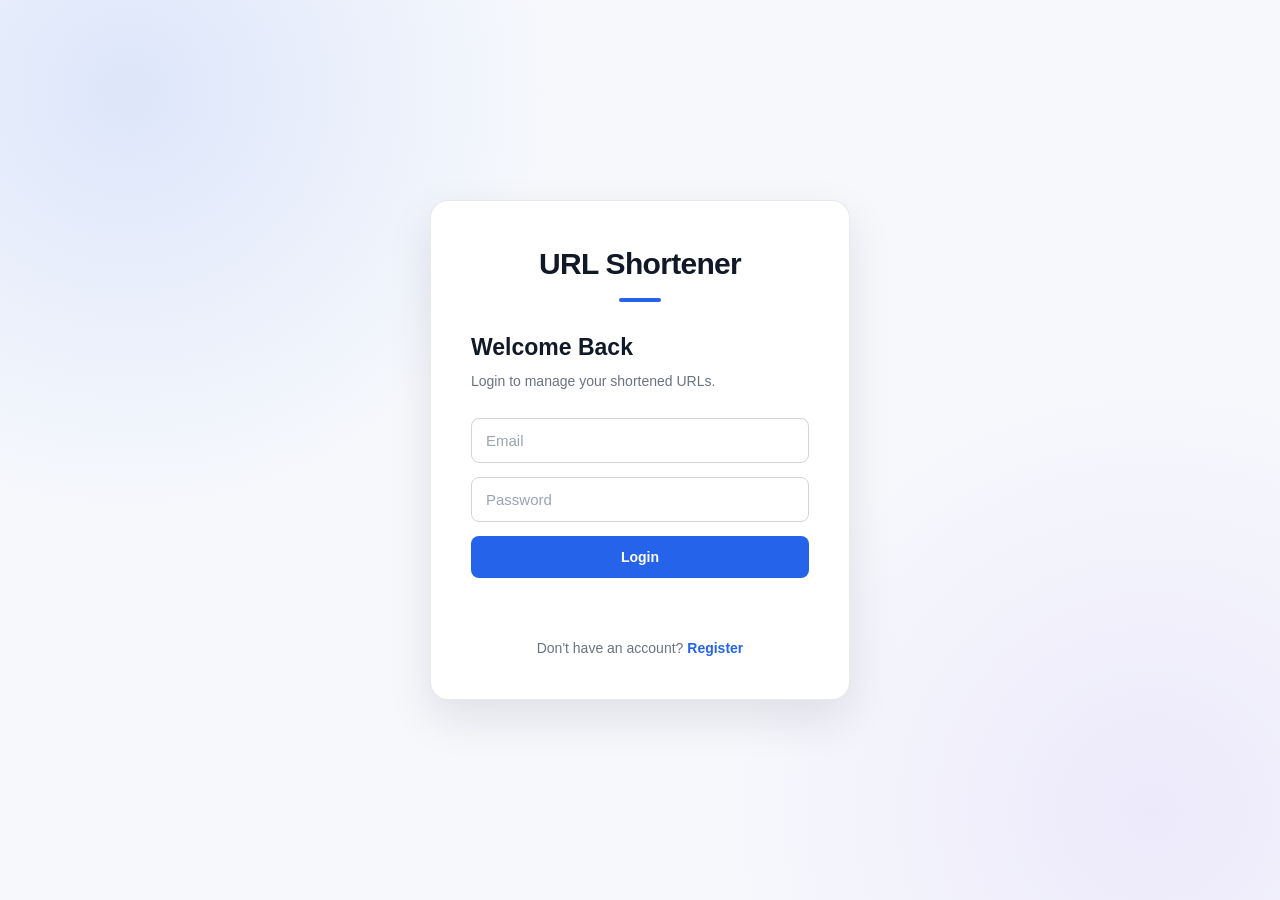
<file: forntend/index.html>
<!DOCTYPE html>
<html lang="en">
<head>
    <meta charset="UTF-8">
    <meta name="viewport" content="width=device-width, initial-scale=1.0">
    <title>URL Shortener</title>

    <meta http-equiv="refresh" content="0; url=login.html">
</head>
<body>
<p>Redirecting to login...</p>
</body>
</html>
</file>
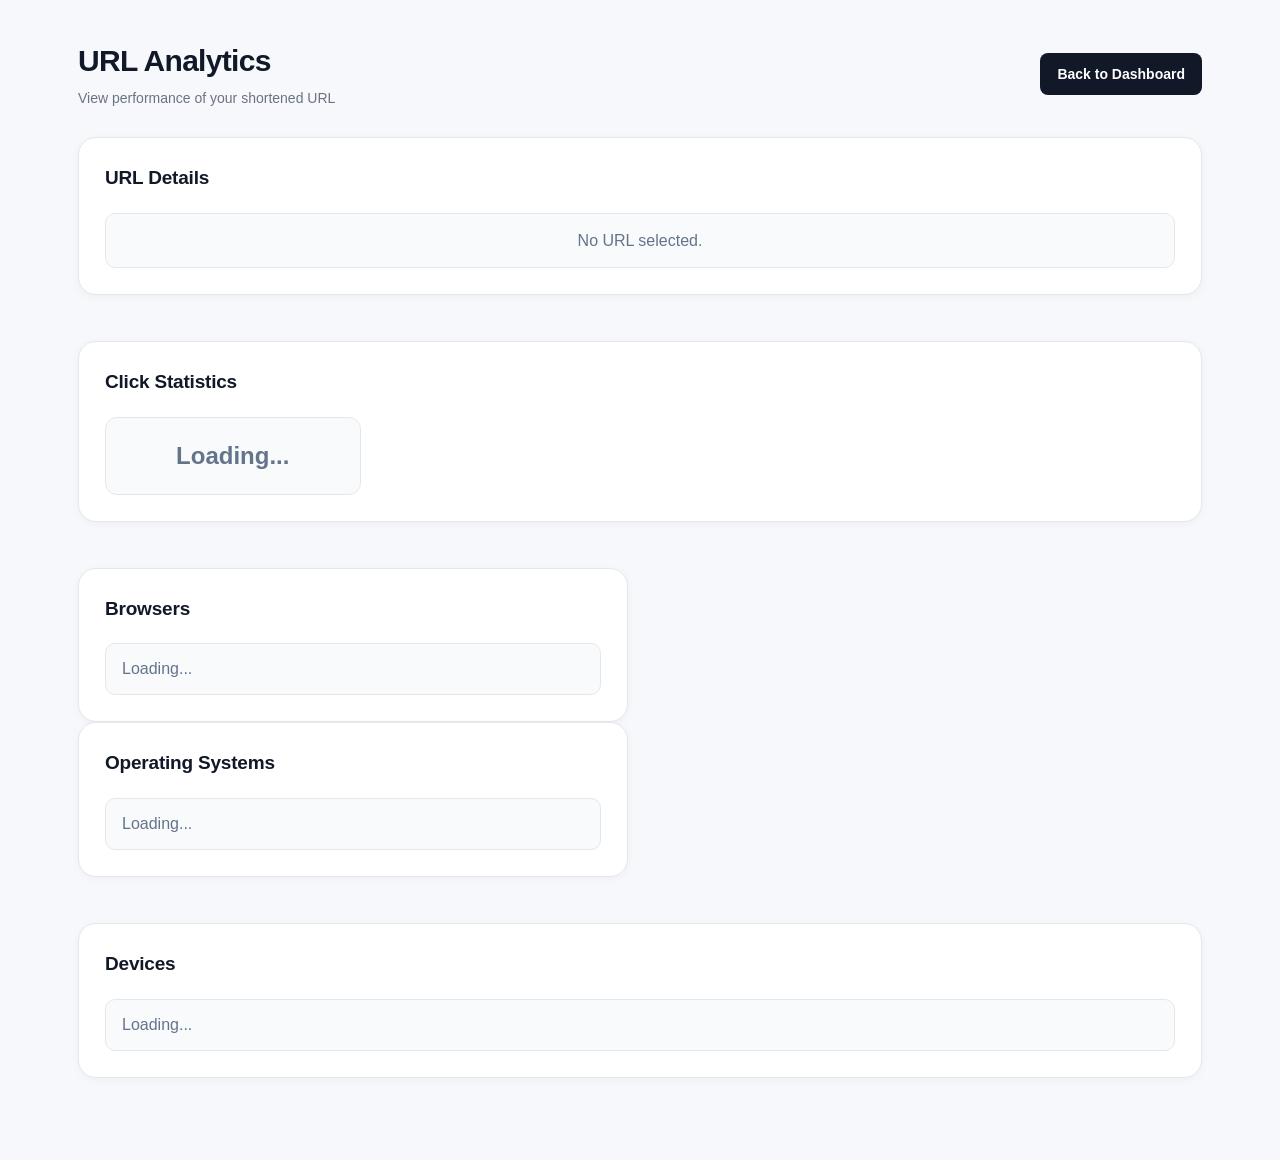
<file: forntend/analytics.html>
<!DOCTYPE html>
<html lang="en">
<head>
    <meta charset="UTF-8">
    <meta name="viewport" content="width=device-width, initial-scale=1.0">

    <title>Analytics | URL Shortener</title>

    <link rel="stylesheet" href="css/style.css">
</head>

<body>

<div class="dashboard-container">

    <header class="dashboard-header">

        <div>
            <h1>URL Analytics</h1>
            <p>View performance of your shortened URL</p>
        </div>

        <button id="backButton">Back to Dashboard</button>

    </header>


    <main>

        <!-- URL Information -->

        <section class="dashboard-card">

            <h2>URL Details</h2>

            <div id="urlDetails">
                <p>Loading...</p>
            </div>

        </section>


        <!-- Click Statistics -->

        <section class="dashboard-card">

            <h2>Click Statistics</h2>

            <div id="clickStats">
                <p>Loading...</p>
            </div>

        </section>


        <!-- Browser Statistics -->

        <section class="dashboard-card">

            <h2>Browsers</h2>

            <div id="browserStats">
                <p>Loading...</p>
            </div>

        </section>


        <!-- Operating System -->

        <section class="dashboard-card">

            <h2>Operating Systems</h2>

            <div id="osStats">
                <p>Loading...</p>
            </div>

        </section>


        <!-- Device Statistics -->

        <section class="dashboard-card">

            <h2>Devices</h2>

            <div id="deviceStats">
                <p>Loading...</p>
            </div>

        </section>

    </main>

</div>


<script src="js/api.js"></script>
<script src="js/analytics.js"></script>

</body>
</html>
</file>
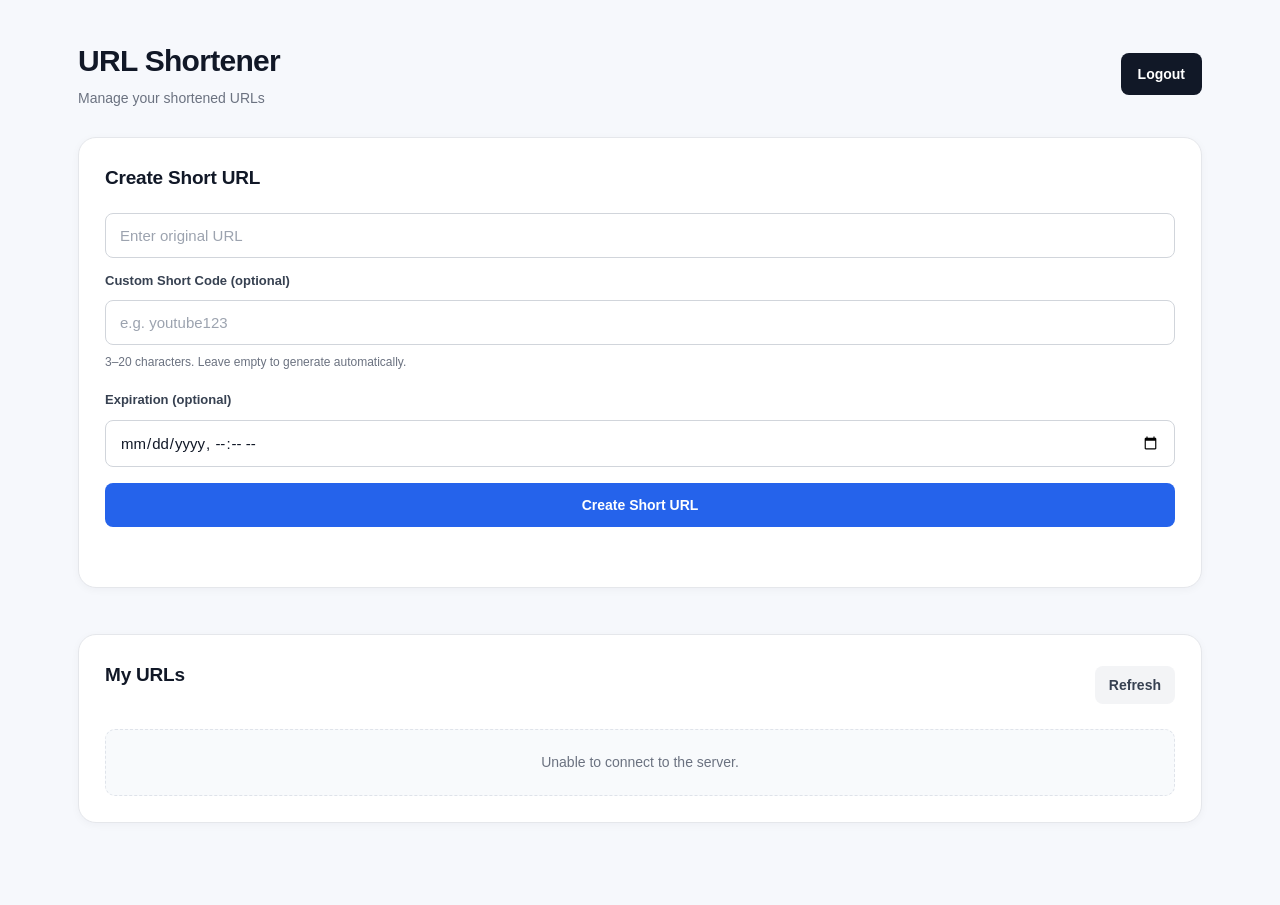
<file: forntend/dashboard.html>
<!DOCTYPE html>
<html lang="en">
<head>
    <meta charset="UTF-8">
    <meta name="viewport" content="width=device-width, initial-scale=1.0">

    <title>Dashboard | URL Shortener</title>

    <link rel="stylesheet" href="css/style.css">
</head>

<body>

<div class="dashboard-container">

    <header class="dashboard-header">

        <div>
            <h1>URL Shortener</h1>
            <p>Manage your shortened URLs</p>
        </div>

        <button id="logoutButton">Logout</button>

    </header>


    <main>

        <!-- Create URL -->

        <section class="dashboard-card">

            <h2>Create Short URL</h2>

            <form id="createUrlForm">
                <input type="url" id="originalUrl"
                       placeholder="Enter original URL" required>

                <label for="customCode">Custom Short Code (optional)</label>

                <input
                        type="text"
                        id="customCode"
                        placeholder="e.g. youtube123"
                >

                <small class="input-hint">
                    3–20 characters. Leave empty to generate automatically.
                </small>

                <label for="expiresAt">Expiration (optional)</label>
                <input type="datetime-local" id="expiresAt">

                <button type="submit">Create Short URL</button>
            </form>

            <p id="createMessage"></p>

        </section>


        <!-- URL List -->

        <section class="dashboard-card">

            <div class="section-header">

                <h2>My URLs</h2>

                <button id="refreshButton">
                    Refresh
                </button>

            </div>

            <div id="urlList">

                <p>Loading URLs...</p>

            </div>

        </section>

    </main>

</div>


<script src="js/api.js"></script>
<script src="js/dashboard.js"></script>

</body>
</html>
</file>
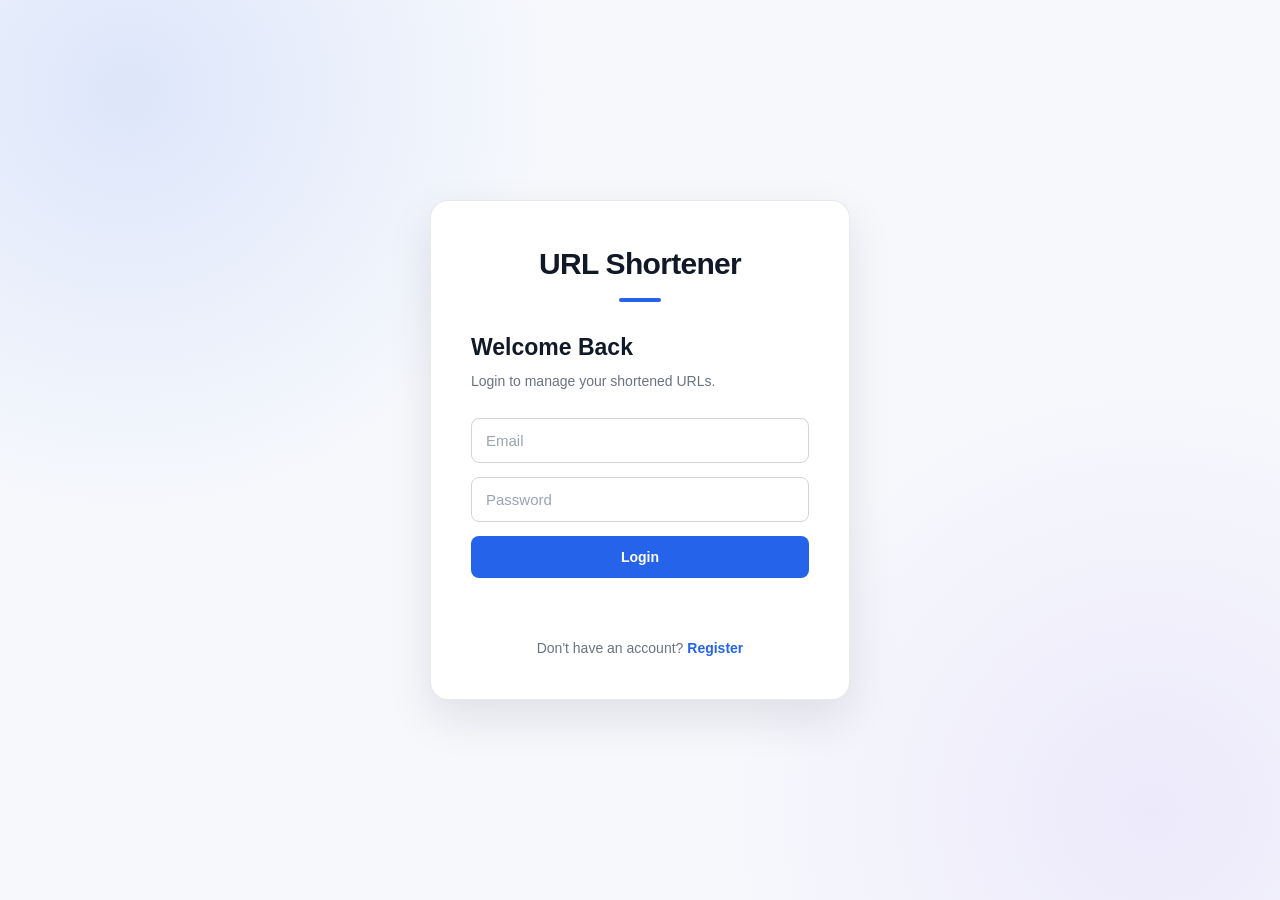
<file: forntend/login.html>
<!DOCTYPE html>
<html lang="en">
<head>
    <meta charset="UTF-8">
    <meta name="viewport" content="width=device-width, initial-scale=1.0">
    <title>Login | URL Shortener</title>
    <link rel="stylesheet" href="css/style.css">
</head>
<body>

<div class="auth-container">

    <div class="auth-card">
        <h1>URL Shortener</h1>
        <h2>Welcome Back</h2>
        <p>Login to manage your shortened URLs.</p>

        <form id="loginForm">

            <input
                    type="email"
                    id="email"
                    placeholder="Email"
                    required
            >

            <input
                    type="password"
                    id="password"
                    placeholder="Password"
                    required
            >

            <button type="submit">Login</button>

            <p id="errorMessage"></p>

        </form>

        <p class="switch-page">
            Don't have an account?
            <a href="register.html">Register</a>
        </p>
    </div>

</div>

<script src="js/auth.js"></script>

</body>
</html>
</file>
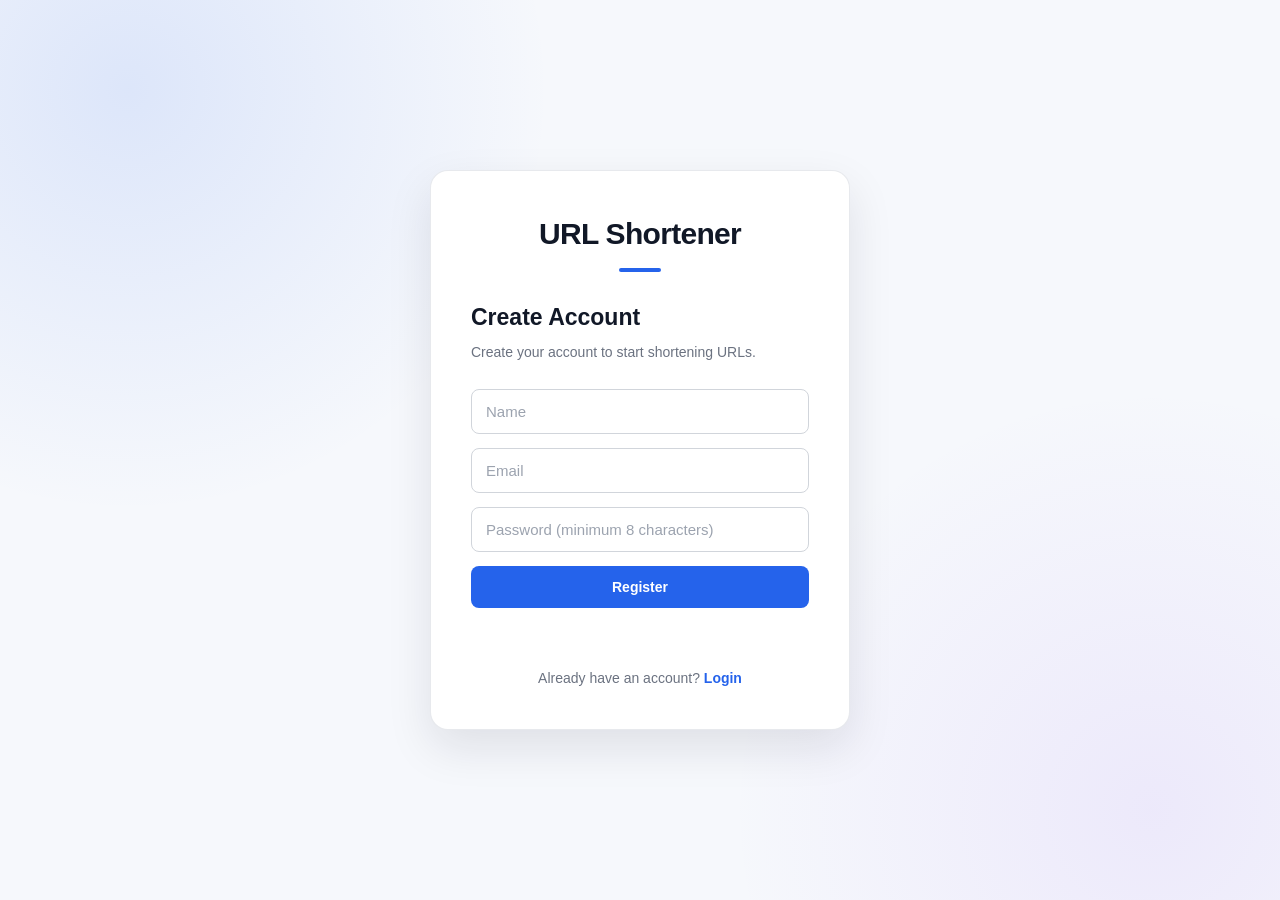
<file: forntend/register.html>
<!DOCTYPE html>
<html lang="en">
<head>
    <meta charset="UTF-8">
    <meta name="viewport" content="width=device-width, initial-scale=1.0">
    <title>Register | URL Shortener</title>
    <link rel="stylesheet" href="css/style.css">
</head>
<body>

<div class="auth-container">

    <div class="auth-card">
        <h1>URL Shortener</h1>
        <h2>Create Account</h2>
        <p>Create your account to start shortening URLs.</p>

        <form id="registerForm">

            <input
                    type="text"
                    id="name"
                    placeholder="Name"
                    required
            >

            <input
                    type="email"
                    id="email"
                    placeholder="Email"
                    required
            >

            <input
                    type="password"
                    id="password"
                    minlength="8"
                    placeholder="Password (minimum 8 characters)"
                    required
            >

            <button type="submit">Register</button>

            <p id="errorMessage"></p>

        </form>

        <p class="switch-page">
            Already have an account?
            <a href="login.html">Login</a>
        </p>
    </div>

</div>

<script src="js/auth.js"></script>

</body>
</html>
</file>
<file: forntend/css/style.css>
/* =========================================================
   URL SHORTENER — FINAL POLISHED UI
   ========================================================= */


/* =========================================================
   GLOBAL
   ========================================================= */

* {
    box-sizing: border-box;
    margin: 0;
    padding: 0;
}

:root {
    --primary: #2563eb;
    --primary-dark: #1d4ed8;
    --primary-light: #eff6ff;

    --background: #f6f8fc;
    --card: #ffffff;

    --text: #111827;
    --text-secondary: #374151;
    --muted: #6b7280;

    --border: #e5e7eb;
    --border-light: #eef0f4;

    --success: #16a34a;
    --success-light: #f0fdf4;

    --danger: #dc2626;
    --warning: #d97706;

    --purple: #7c3aed;

    --shadow-sm: 0 2px 8px rgba(15, 23, 42, 0.04);
    --shadow: 0 8px 30px rgba(15, 23, 42, 0.07);
    --shadow-lg: 0 18px 45px rgba(15, 23, 42, 0.10);

    --radius-sm: 8px;
    --radius: 12px;
    --radius-lg: 18px;
}

html {
    scroll-behavior: smooth;
}

body {
    min-height: 100vh;

    font-family:
            Inter,
            -apple-system,
            BlinkMacSystemFont,
            "Segoe UI",
            Roboto,
            Arial,
            sans-serif;

    background: var(--background);
    color: var(--text);

    line-height: 1.5;

    -webkit-font-smoothing: antialiased;
}

button,
input {
    font-family: inherit;
}

button {
    border: none;
    cursor: pointer;
}

button:disabled {
    cursor: not-allowed;
    opacity: 0.6;
}

a {
    color: inherit;
}

::selection {
    background: #dbeafe;
    color: #1e3a8a;
}


/* =========================================================
   AUTH PAGES
   ========================================================= */

.auth-container {
    min-height: 100vh;

    display: flex;
    justify-content: center;
    align-items: center;

    padding: 24px;

    background:
            radial-gradient(
                    circle at 10% 10%,
                    rgba(37, 99, 235, 0.12),
                    transparent 30%
            ),
            radial-gradient(
                    circle at 90% 90%,
                    rgba(124, 58, 237, 0.08),
                    transparent 30%
            ),
            var(--background);
}

.auth-card {
    width: 100%;
    max-width: 420px;

    padding: 40px;

    background: var(--card);

    border: 1px solid rgba(229, 231, 235, 0.9);
    border-radius: var(--radius-lg);

    box-shadow: var(--shadow-lg);
}

.auth-card h1 {
    text-align: center;

    margin-bottom: 8px;

    font-size: 30px;
    font-weight: 750;
    letter-spacing: -0.7px;
}

.auth-card h1::after {
    content: "";

    display: block;

    width: 42px;
    height: 4px;

    margin: 12px auto 0;

    border-radius: 10px;

    background: var(--primary);
}

.auth-card h2 {
    margin-top: 28px;
    margin-bottom: 7px;

    font-size: 23px;
    font-weight: 700;
}

.auth-card > p {
    color: var(--muted);

    margin-bottom: 26px;

    font-size: 14px;
}

.auth-card form {
    display: flex;
    flex-direction: column;

    gap: 14px;
}


/* =========================================================
   FORMS
   ========================================================= */

form {
    display: flex;
    flex-direction: column;

    gap: 12px;
}

label {
    margin-top: 3px;

    font-size: 13px;
    font-weight: 650;

    color: var(--text-secondary);
}

input {
    width: 100%;

    padding: 13px 14px;

    border: 1px solid #d1d5db;
    border-radius: var(--radius-sm);

    background: #ffffff;
    color: var(--text);

    font-size: 15px;

    outline: none;

    transition:
            border-color 0.2s ease,
            box-shadow 0.2s ease;
}

input:hover {
    border-color: #b9c0cc;
}

input:focus {
    border-color: var(--primary);

    box-shadow:
            0 0 0 3px rgba(37, 99, 235, 0.11);
}

input::placeholder {
    color: #9ca3af;
}


/* =========================================================
   BUTTONS
   ========================================================= */

button {
    min-height: 42px;

    padding: 11px 17px;

    border-radius: var(--radius-sm);

    background: var(--primary);
    color: white;

    font-size: 14px;
    font-weight: 650;

    transition:
            background 0.2s ease,
            transform 0.15s ease,
            box-shadow 0.2s ease;
}

button:hover {
    background: var(--primary-dark);

    box-shadow:
            0 5px 15px rgba(37, 99, 235, 0.20);
}

button:active {
    transform: translateY(1px);
}


/* =========================================================
   AUTH MESSAGES
   ========================================================= */

#errorMessage {
    min-height: 20px;

    margin-top: 2px;

    color: var(--danger);

    font-size: 13px;
    font-weight: 500;
}

.switch-page {
    text-align: center;

    margin-top: 24px !important;
    margin-bottom: 0 !important;

    color: var(--muted);

    font-size: 14px;
}

.switch-page a {
    color: var(--primary);

    text-decoration: none;

    font-weight: 650;
}

.switch-page a:hover {
    text-decoration: underline;
}


/* =========================================================
   DASHBOARD
   ========================================================= */

.dashboard-container {
    width: min(1180px, 100%);

    min-height: 100vh;

    margin: 0 auto;

    padding: 38px 28px 60px;
}


/* =========================================================
   DASHBOARD HEADER
   ========================================================= */

.dashboard-header {
    display: flex;

    justify-content: space-between;
    align-items: center;

    gap: 20px;

    margin-bottom: 28px;
}

.dashboard-header h1 {
    margin-bottom: 5px;

    font-size: 30px;
    font-weight: 750;

    letter-spacing: -0.7px;
}

.dashboard-header p {
    color: var(--muted);

    font-size: 14px;
}

.dashboard-header button {
    width: auto;

    padding: 10px 17px;

    background: #111827;
}

.dashboard-header button:hover {
    background: #1f2937;
}


/* =========================================================
   DASHBOARD CARDS
   ========================================================= */

.dashboard-card {
    margin-bottom: 22px;

    padding: 26px;

    background: var(--card);

    border: 1px solid var(--border);
    border-radius: var(--radius-lg);

    box-shadow: var(--shadow-sm);

    transition:
            box-shadow 0.2s ease,
            border-color 0.2s ease;
}

.dashboard-card:hover {
    border-color: #dfe3ea;

    box-shadow: var(--shadow);
}

.dashboard-card h2 {
    margin-bottom: 20px;

    font-size: 19px;
    font-weight: 700;

    letter-spacing: -0.2px;
}


/* =========================================================
   SECTION HEADER
   ========================================================= */

.section-header {
    display: flex;

    justify-content: space-between;
    align-items: center;

    gap: 15px;

    margin-bottom: 20px;
}

.section-header h2 {
    margin-bottom: 0;
}

.section-header button {
    width: auto;

    min-height: 38px;

    padding: 8px 14px;

    background: #f3f4f6;
    color: #374151;

    box-shadow: none;
}

.section-header button:hover {
    background: #e5e7eb;

    color: #111827;

    box-shadow: none;
}


/* =========================================================
   CREATE URL
   ========================================================= */

#createUrlForm {
    display: flex;
    flex-direction: column;

    gap: 10px;
}

#createUrlForm button {
    margin-top: 6px;

    min-height: 44px;
}

.input-hint {
    display: block;

    margin-top: -2px;
    margin-bottom: 6px;

    color: var(--muted);

    font-size: 12px;
}

.input-error {
    color: var(--danger);
}

.input-success {
    color: var(--success);
}

#createMessage {
    min-height: 20px;

    margin-top: 14px;

    font-size: 13px;
    font-weight: 600;
}


/* =========================================================
   URL LIST
   ========================================================= */

.url-item {
    display: flex;

    justify-content: space-between;
    align-items: center;

    gap: 24px;

    padding: 20px;

    margin-bottom: 12px;

    background: #ffffff;

    border: 1px solid var(--border);
    border-radius: var(--radius);

    transition:
            border-color 0.2s ease,
            box-shadow 0.2s ease,
            transform 0.2s ease;
}

.url-item:hover {
    border-color: #cfd6e1;

    box-shadow:
            0 7px 22px rgba(15, 23, 42, 0.07);

    transform: translateY(-1px);
}

.url-item:last-child {
    margin-bottom: 0;
}

.url-item > div:first-child {
    min-width: 0;
    flex: 1;
}

.url-item strong {
    display: inline-block;

    max-width: 100%;

    margin-bottom: 4px;

    color: var(--primary);

    font-size: 17px;
    font-weight: 700;

    word-break: break-all;
}

.url-item p {
    margin: 5px 0;

    color: var(--muted);

    font-size: 14px;

    word-break: break-word;
}

.url-item p:last-child {
    color: var(--text-secondary);

    font-size: 13px;
    font-weight: 600;
}


/* =========================================================
   URL ACTIONS
   ========================================================= */

.url-item > div:last-child {
    display: flex;

    align-items: center;
    justify-content: flex-end;

    flex-wrap: wrap;

    gap: 7px;

    flex-shrink: 0;
}

.url-item a,
.url-item button {
    margin: 0;
}

.url-item a {
    display: inline-flex;

    align-items: center;
    justify-content: center;

    min-height: 36px;

    padding: 8px 12px;

    border-radius: 8px;

    background: var(--primary-light);
    color: var(--primary);

    text-decoration: none;

    font-size: 13px;
    font-weight: 650;
}

.url-item a:hover {
    background: #dbeafe;

    color: #1d4ed8;

    box-shadow: none;
}


/* =========================================================
   URL ACTION BUTTONS
   ========================================================= */

.edit-button,
.status-button,
.delete-button,
.qr-button {
    width: auto;

    min-height: 36px;

    padding: 8px 12px;

    margin: 0;

    border-radius: 8px;

    font-size: 13px;
}

.edit-button {
    background: var(--primary);
}

.edit-button:hover {
    background: var(--primary-dark);
}

.status-button {
    background: #64748b;
}

.status-button:hover {
    background: #475569;
}

.delete-button {
    background: var(--danger);
}

.delete-button:hover {
    background: #b91c1c;
}

.qr-button {
    background: var(--purple);
}

.qr-button:hover {
    background: #6d28d9;
}

/* =========================================================
   ANALYTICS PAGE
   ========================================================= */

.dashboard-container main {
    display: flex;
    flex-direction: column;
    gap: 24px;
}


/* ---------------------------------------------------------
   Analytics Cards
   --------------------------------------------------------- */

.dashboard-container main .dashboard-card {
    width: 100%;
}

.dashboard-container main .dashboard-card h2 {
    margin-bottom: 20px;
}


/* ---------------------------------------------------------
   URL DETAILS
   --------------------------------------------------------- */

#urlDetails {
    display: flex;
    flex-direction: column;
    gap: 14px;
}

#urlDetails p {
    margin: 0;
    padding: 14px 16px;
    background: #f8fafc;
    border: 1px solid #e5e7eb;
    border-radius: 10px;
    line-height: 1.6;
    word-break: break-word;
}

#urlDetails strong {
    display: inline-block;
    min-width: 115px;
}

#urlDetails a {
    color: #2563eb;
    text-decoration: none;
    font-weight: 500;
}

#urlDetails a:hover {
    text-decoration: underline;
}


/* ---------------------------------------------------------
   CLICK STATISTICS
   --------------------------------------------------------- */

#clickStats {
    display: grid;
    grid-template-columns: repeat(4, 1fr);
    gap: 16px;
}

#clickStats p {
    margin: 0;
    padding: 20px 16px;
    background: #f8fafc;
    border: 1px solid #e5e7eb;
    border-radius: 12px;
    text-align: center;
}

#clickStats strong {
    display: block;
    margin-bottom: 8px;
    font-size: 14px;
    font-weight: 600;
    color: #64748b;
}

#clickStats p {
    font-size: 24px;
    font-weight: 700;
    color: #111827;
}


/* ---------------------------------------------------------
   BROWSER / OS / DEVICE STATISTICS
   --------------------------------------------------------- */

#browserStats,
#osStats,
#deviceStats {
    display: flex;
    flex-direction: column;
    gap: 10px;
}

#browserStats p,
#osStats p,
#deviceStats p {
    margin: 0;
    padding: 14px 16px;
    background: #f8fafc;
    border: 1px solid #e5e7eb;
    border-radius: 10px;

    display: flex;
    justify-content: space-between;
    align-items: center;

    line-height: 1.4;
}

#browserStats strong,
#osStats strong,
#deviceStats strong {
    font-weight: 600;
    color: #374151;
}


/* ---------------------------------------------------------
   BROWSER + OS SIDE BY SIDE
   --------------------------------------------------------- */

/*
   Put these two cards beside each other on larger screens.
   This uses the existing dashboard-card structure and does
   not require any HTML/JS changes.
*/

.dashboard-container main .dashboard-card:nth-child(3),
.dashboard-container main .dashboard-card:nth-child(4) {
    width: calc(50% - 12px);
}

.dashboard-container main .dashboard-card:nth-child(3) {
    margin-bottom: -24px;
}


/* ---------------------------------------------------------
   DEVICE STATISTICS
   --------------------------------------------------------- */

#deviceStats p {
    min-height: 48px;
}


/* ---------------------------------------------------------
   EMPTY / LOADING STATES
   --------------------------------------------------------- */

#urlDetails > p:only-child,
#clickStats > p:only-child,
#browserStats > p:only-child,
#osStats > p:only-child,
#deviceStats > p:only-child {
    color: #64748b;
    text-align: center;
}


/* ---------------------------------------------------------
   RESPONSIVE - TABLET
   --------------------------------------------------------- */

@media (max-width: 900px) {

    #clickStats {
        grid-template-columns: repeat(2, 1fr);
    }

    .dashboard-container main .dashboard-card:nth-child(3),
    .dashboard-container main .dashboard-card:nth-child(4) {
        width: 100%;
        margin-bottom: 0;
    }
}


/* ---------------------------------------------------------
   RESPONSIVE - MOBILE
   --------------------------------------------------------- */

@media (max-width: 600px) {

    .dashboard-container main {
        gap: 16px;
    }

    #clickStats {
        grid-template-columns: 1fr 1fr;
        gap: 10px;
    }

    #clickStats p {
        padding: 16px 10px;
        font-size: 20px;
    }

    #clickStats strong {
        font-size: 12px;
    }

    #urlDetails p {
        padding: 12px;
    }

    #urlDetails strong {
        display: block;
        min-width: 0;
        margin-bottom: 4px;
    }

    #browserStats p,
    #osStats p,
    #deviceStats p {
        padding: 12px;
    }
}


/* ---------------------------------------------------------
   VERY SMALL MOBILE
   --------------------------------------------------------- */

@media (max-width: 400px) {

    #clickStats {
        grid-template-columns: 1fr;
    }

    #clickStats p {
        text-align: left;
    }

    #clickStats strong {
        display: inline-block;
        margin-right: 8px;
    }
}

/* =========================================================
   GENERAL LOADING / EMPTY STATE
   ========================================================= */

#urlList > p {
    padding: 22px;

    text-align: center;

    color: var(--muted);

    background: #f8fafc;

    border: 1px dashed #dfe3ea;

    border-radius: 10px;

    font-size: 14px;
}


/* =========================================================
   QR MODAL
   ========================================================= */

.qr-overlay {
    position: fixed;

    inset: 0;

    display: flex;

    justify-content: center;
    align-items: center;

    padding: 20px;

    background: rgba(15, 23, 42, 0.62);

    backdrop-filter: blur(4px);

    z-index: 1000;

    animation: qrFadeIn 0.18s ease;
}

@keyframes qrFadeIn {
    from {
        opacity: 0;
    }

    to {
        opacity: 1;
    }
}

.qr-modal {
    position: relative;

    width: 100%;
    max-width: 390px;

    padding: 32px;

    text-align: center;

    background: #ffffff;

    border-radius: var(--radius-lg);

    box-shadow:
            0 25px 60px rgba(0, 0, 0, 0.22);

    animation: qrSlideUp 0.2s ease;
}

@keyframes qrSlideUp {
    from {
        opacity: 0;

        transform:
                translateY(8px)
                scale(0.98);
    }

    to {
        opacity: 1;

        transform:
                translateY(0)
                scale(1);
    }
}

.qr-modal h2 {
    margin-bottom: 7px;

    font-size: 22px;
}

.qr-modal p {
    margin-bottom: 20px;

    color: var(--muted);

    font-size: 14px;
}

.qr-modal img {
    display: block;

    width: 300px;
    max-width: 100%;
    height: auto;

    margin: 0 auto 22px;

    padding: 8px;

    background: white;

    border: 1px solid var(--border);
    border-radius: 10px;
}

.qr-close {
    position: absolute;

    top: 10px;
    right: 12px;

    width: auto;
    min-height: auto;

    padding: 4px 8px;

    background: transparent;
    color: #6b7280;

    font-size: 27px;
    line-height: 1;

    box-shadow: none;
}

.qr-close:hover {
    background: #f3f4f6;

    color: #111827;

    box-shadow: none;
}

.qr-close-button {
    width: 100%;

    min-height: 42px;
}


/* =========================================================
   SCROLLBAR
   ========================================================= */

::-webkit-scrollbar {
    width: 9px;
}

::-webkit-scrollbar-track {
    background: #f1f3f7;
}

::-webkit-scrollbar-thumb {
    background: #cbd5e1;

    border-radius: 20px;
}

::-webkit-scrollbar-thumb:hover {
    background: #94a3b8;
}


/* =========================================================
   RESPONSIVE — TABLET
   ========================================================= */

@media (max-width: 900px) {

    .dashboard-container {
        padding: 28px 22px 50px;
    }

    .url-item {
        align-items: flex-start;
    }

    .url-item > div:last-child {
        max-width: 100%;
    }

    #clickStats {
        grid-template-columns:
            repeat(2, minmax(0, 1fr));
    }

    #urlDetails {
        grid-template-columns:
            1fr;
    }

    .dashboard-card:has(#browserStats),
    .dashboard-card:has(#osStats) {
        width: 100%;

        display: block;

        margin-left: 0;
        margin-right: 0;
    }
}


/* =========================================================
   RESPONSIVE — MOBILE
   ========================================================= */

@media (max-width: 700px) {

    .auth-container {
        padding: 18px;
    }

    .auth-card {
        padding: 30px 22px;
    }

    .dashboard-container {
        padding: 22px 15px 45px;
    }

    .dashboard-header {
        flex-direction: column;

        align-items: flex-start;

        gap: 14px;
    }

    .dashboard-header h1 {
        font-size: 25px;
    }

    .dashboard-header p {
        font-size: 13px;
    }

    .dashboard-header button {
        width: 100%;
    }

    .dashboard-card {
        padding: 20px;

        border-radius: 14px;
    }

    .dashboard-card h2 {
        font-size: 18px;
    }

    .section-header {
        align-items: flex-start;
    }

    .section-header button {
        flex-shrink: 0;
    }

    .url-item {
        flex-direction: column;

        align-items: stretch;

        gap: 17px;

        padding: 17px;
    }

    .url-item > div:last-child {
        display: flex;

        justify-content: flex-start;

        flex-wrap: wrap;

        gap: 7px;
    }

    .url-item a,
    .url-item button {
        margin: 0;
    }

    #clickStats {
        grid-template-columns: 1fr;
    }

    #clickStats > div {
        min-height: 95px;
    }
}


/* =========================================================
   RESPONSIVE — SMALL MOBILE
   ========================================================= */

@media (max-width: 450px) {

    .auth-card {
        padding: 27px 19px;

        border-radius: 15px;
    }

    .auth-card h1 {
        font-size: 26px;
    }

    .auth-card h2 {
        font-size: 21px;
    }

    .dashboard-container {
        padding: 18px 12px 35px;
    }

    .dashboard-card {
        padding: 17px;

        border-radius: 12px;
    }

    .dashboard-header h1 {
        font-size: 23px;
    }

    .section-header {
        flex-direction: column;

        gap: 10px;
    }

    .section-header button {
        width: 100%;
    }

    .url-item {
        padding: 15px;
    }

    .url-item strong {
        font-size: 16px;
    }

    .url-item > div:last-child {
        display: grid;

        grid-template-columns: 1fr 1fr;

        width: 100%;

        gap: 7px;
    }

    .url-item a,
    .url-item button {
        width: 100%;
    }

    #urlDetails {
        grid-template-columns: 1fr;
    }

    #clickStats > div {
        padding: 17px;
    }

    #clickStats > div span {
        font-size: 27px;
    }

    .qr-modal {
        padding: 28px 20px;
    }

    .qr-modal img {
        width: 260px;
    }
}


/* =========================================================
   ACCESSIBILITY
   ========================================================= */

button:focus-visible,
a:focus-visible,
input:focus-visible {
    outline: 3px solid rgba(37, 99, 235, 0.25);

    outline-offset: 2px;
}
</file>
